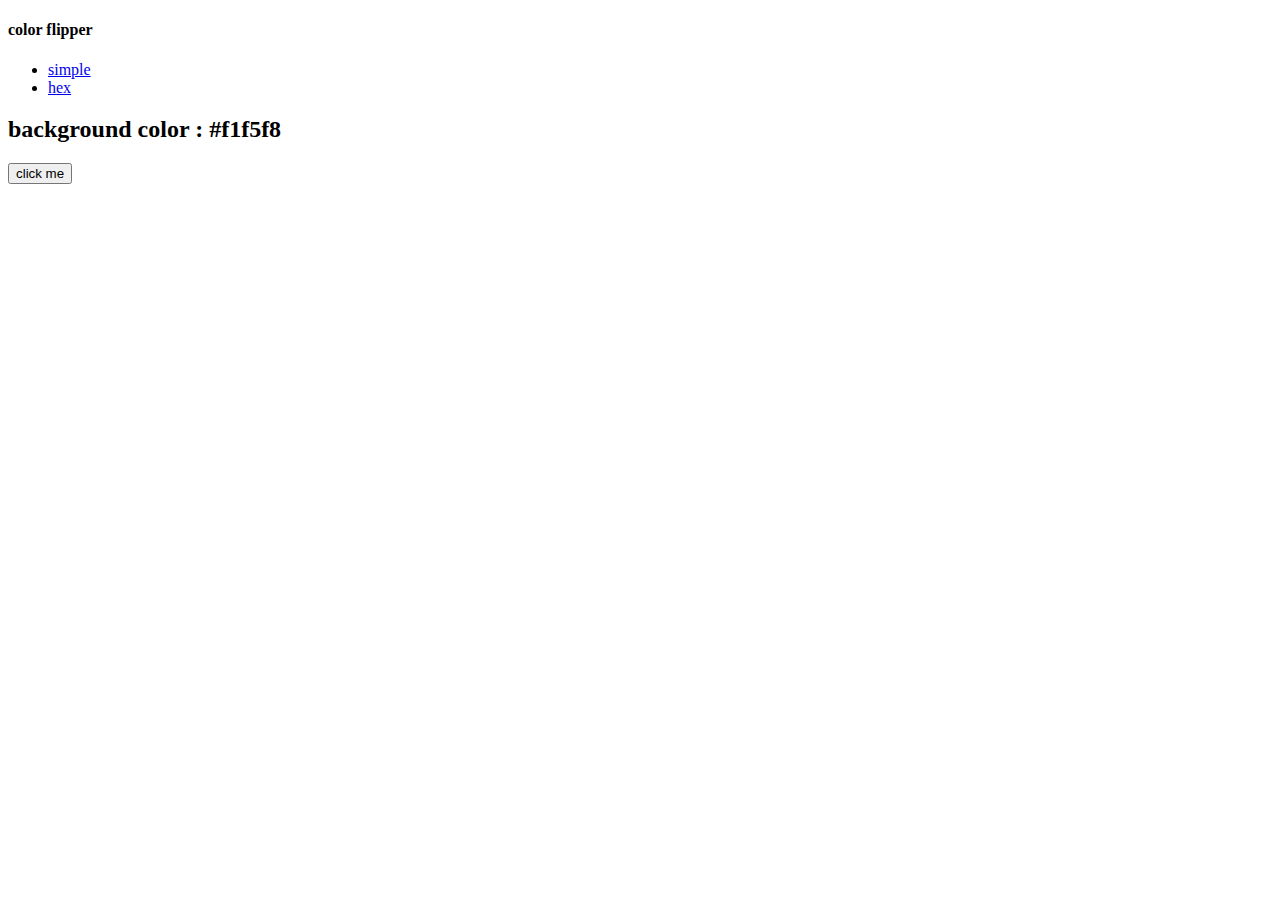
<file: 2024 1월 2주/index.html>
<!DOCTYPE html>
<html lang="en">
<head>
    <meta charset="UTF-8">
    <meta name="viewport" content="width=device-width, initial-scale=1.0">
    <title>Document</title>
</head>
<body>
    <nav>
        <div class="nav-center"></div>
        <h4>color flipper</h4>
        <ul class="nav-links">
            <li>
                <a href="index.html">simple</a>
            </li>
            <li>
                <a href="hex.html">hex</a>
            </li>

        </ul>

        <!--java script-------------->
    </nav>
    
    <main>
        <div class="conatiner">
            <h2>background color :<span class ="color">
                #f1f5f8
            </span>
            </h2>
            <button class ="btn btn-hero" id="btn">click me</button>
        </div>
    </main>
    <script src="hex.js"></script>
</body>
</html>
</file>
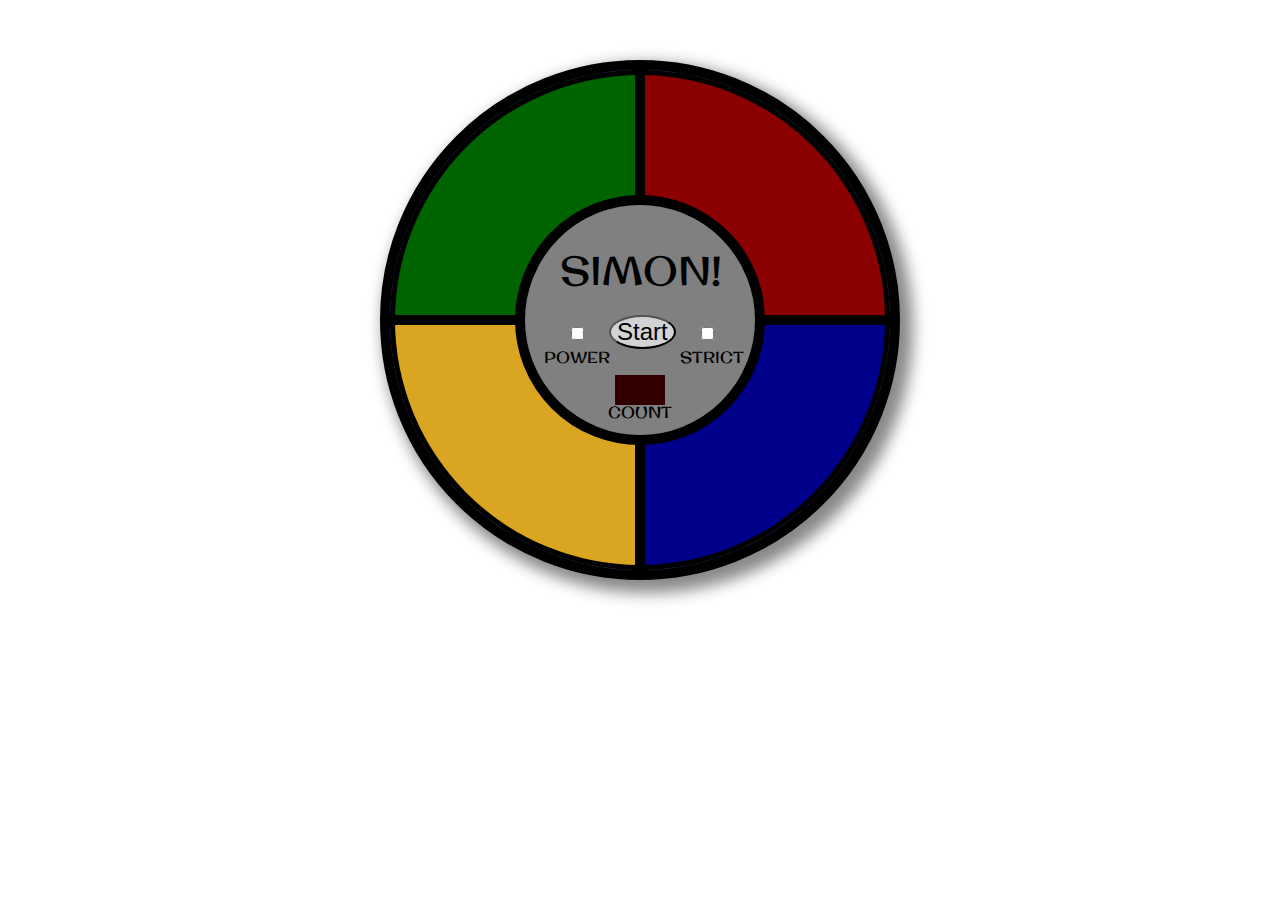
<file: 2024 3월 4주/index.html>
<!DOCTYPE html>
<html>

<head>
  <meta charset="UTF-8">
  <title>Simon Game</title>
  <meta name="viewport" content="width=device-width, initial-scale=1">

  <link href='https://fonts.googleapis.com/css?family=Original+Surfer&effect=emboss' rel='stylesheet' type='text/css'>
  <link rel="stylesheet" href="css/style.css">

  <audio id="clip1">
  	<source src="https://s3.amazonaws.com/freecodecamp/simonSound1.mp3"></source>
  </audio>
  <audio id="clip2">
  	<source src="https://s3.amazonaws.com/freecodecamp/simonSound2.mp3"></source>
  </audio>
  <audio id="clip3">
  	<source src="https://s3.amazonaws.com/freecodecamp/simonSound3.mp3"></source>
  </audio>
  <audio id="clip4">
  	<source src="https://s3.amazonaws.com/freecodecamp/simonSound4.mp3"></source>
  </audio>
</head>

<body>

  <div id="outer-circle">
    <div id="topleft"></div>
    <div id="topright"></div>
    <div id="bottomleft"></div>
    <div id="bottomright"></div>
    <div id="inner-circle">
      <div id="title" class="font-effect-emboss">SIMON!</div>
      <div id="switches">
        <input type="checkbox" class="toggle" id="on">
        <button class="button" id="start">Start</button>
        <input type="checkbox" class="toggle" id="strict">
      </div>
      <div class="text1">
        <span>POWER</span><span>STRICT</span>
      </div>
      <div id="turn"></div>
      <div class="text2">
        COUNT
      </div>
    </div>
  </div>

  <script  src="js/index.js"></script>

</body>
</html>
</file>
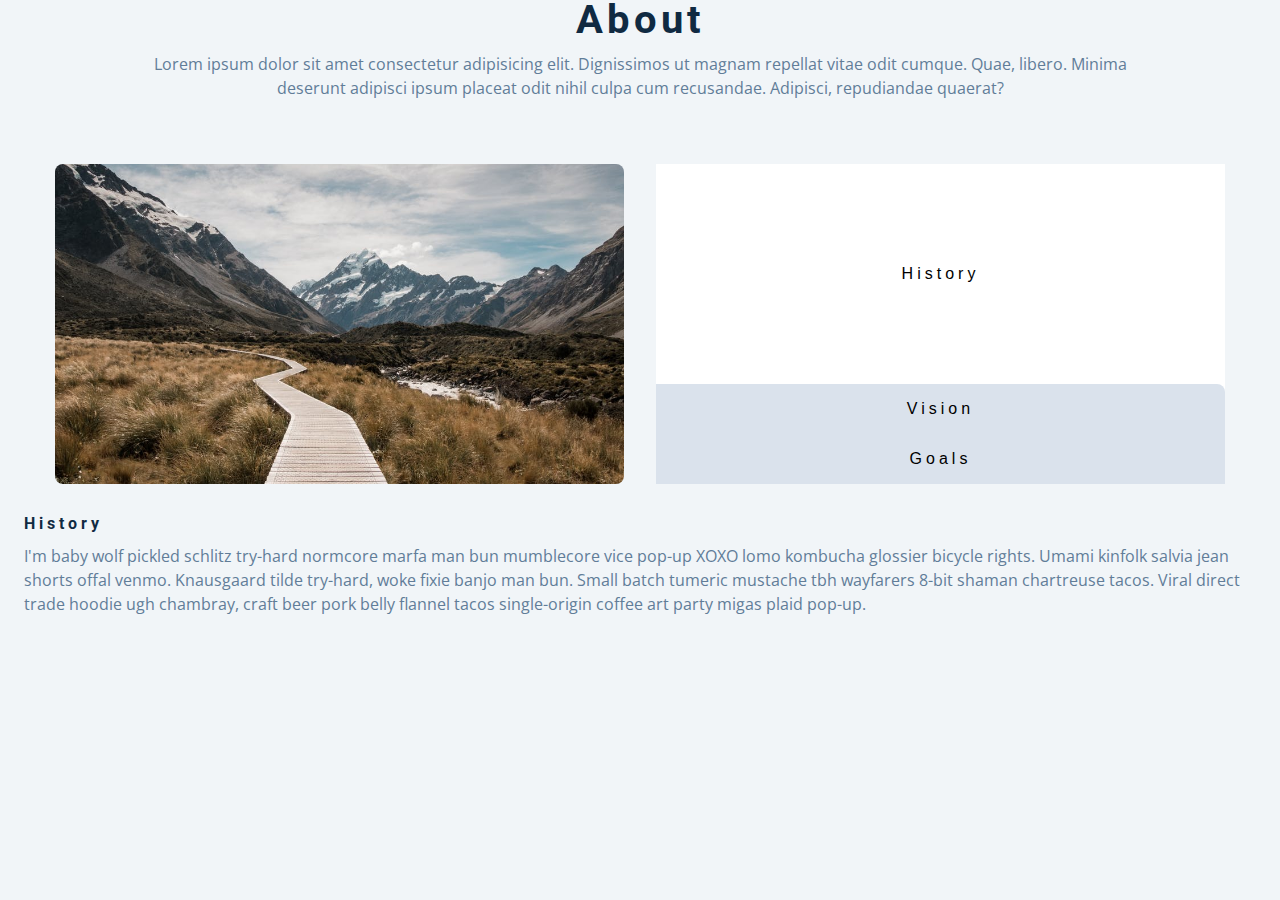
<file: 2024 1월 3주/0120/index.html>
<!DOCTYPE html>
<html lang="en">
  <head>
    <meta charset="UTF-8" />
    <meta name="viewport" content="width=device-width, initial-scale=1.0" />
    <title>Tabs</title>

    <!-- styles -->
    <link rel="stylesheet" href="styles.css" />
  </head>
  <body>
    <section>
      <div class="title">
        <h2>about</h2>
        <p>
          Lorem ipsum dolor sit amet consectetur adipisicing elit. Dignissimos
          ut magnam repellat vitae odit cumque. Quae, libero. Minima deserunt
          adipisci ipsum placeat odit nihil culpa cum recusandae. Adipisci,
          repudiandae quaerat?
        </p>
      </div>
      <div class="about-center section-center">
        <article class="about-img">
          <img src="hero-bcg.jpeg" alt="about picture">
        </article>
        <article class="about">
<!--button container-->
        <div class="btn-container"></div>
        <button class="tab-btn active" data-id="history">history</button>
        <button class="tab-btn" data-id="vision">vision</button>
        <button class="tab-btn" data-id="goals">goals</button>
      </div>      <article class="about-content">

        <!--single item-->
        <div class="content active" id="history">
          <h4>history</h4>
          <p>
            I'm baby wolf pickled schlitz try-hard normcore marfa man bun mumblecore vice
            pop-up XOXO lomo kombucha glossier bicycle rights. Umami kinfolk salvia jean
            shorts offal venmo. Knausgaard tilde try-hard, woke fixie banjo man bun. Small
            batch tumeric mustache tbh wayfarers 8-bit shaman chartreuse tacos. Viral
            direct trade hoodie ugh chambray, craft beer pork belly flannel tacos
            single-origin coffee art party migas plaid pop-up.
          </p>

        </div>

        <!--end of single item-->

        <!--single item-->
        <div class="content" id="vision">
          <h4>vision</h4>

          <p>
            Man bun PBR&B keytar copper mug prism, hell of helvetica. Synth crucifix offal
            deep v hella biodiesel. Church-key listicle polaroid put a bird on it
            chillwave palo santo enamel pin, tattooed meggings franzen la croix cray.
            Retro yr aesthetic four loko tbh helvetica air plant, neutra palo santo tofu
            mumblecore. Hoodie bushwick pour-over jean shorts chartreuse shabby chic. Roof
            party hammock master cleanse pop-up truffaut, bicycle rights skateboard
            affogato readymade sustainable deep v live-edge schlitz narwhal.
          </p>
          <ul>
            <li>list item</li>
            <li>list item</li>
            <li>list item</li>
          </ul>
        </div>
        <!--end of single item-->

        <!--single item-->
        <div class="content" id="goals">
          <h4>goals</h4>
          <p>
            Chambray authentic truffaut, kickstarter brunch taxidermy vape heirloom four
            dollar toast raclette shoreditch church-key. Poutine etsy tote bag, cred
            fingerstache leggings cornhole everyday carry blog gastropub. Brunch biodiesel
            sartorial mlkshk swag, mixtape hashtag marfa readymade direct trade man braid
            cold-pressed roof party. Small batch adaptogen coloring book heirloom.
            Letterpress food truck hammock literally hell of wolf beard adaptogen everyday
            carry. Dreamcatcher pitchfork yuccie, banh mi salvia venmo photo booth quinoa
            chicharrones.
          </p>
          
        </div>
        <!--end of single item-->

      </article>


      </article>

    </section>
    <!-- javascript -->
    <script src="app.js"></script>
  </body>
</html>
</file>
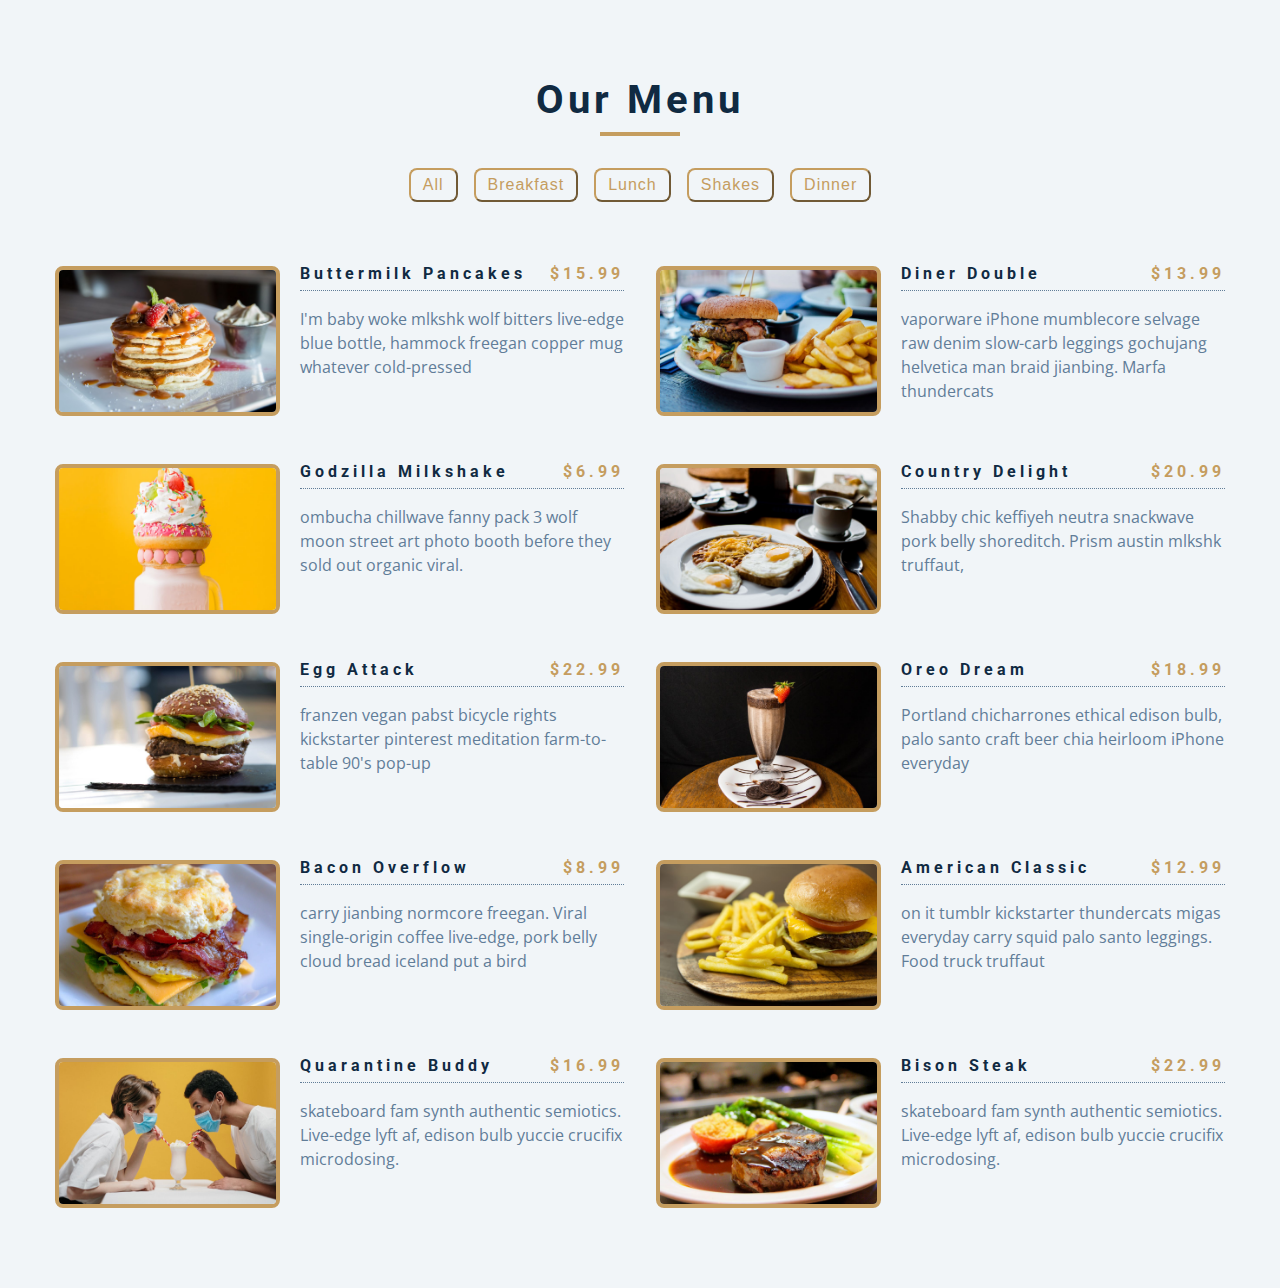
<file: 2024 1월 4주/0123/index.html>
<!DOCTYPE html>
<html lang="en">
  <head>
    <meta charset="UTF-8" />
    <meta name="viewport" content="width=device-width, initial-scale=1.0" />
    <title>Menu</title>
    <!-- font-awesome -->
    <link
      rel="stylesheet"
      href="https://cdnjs.cloudflare.com/ajax/libs/font-awesome/5.14.0/css/all.min.css"
    />
    <!-- styles -->
    <link rel="stylesheet" href="styles.css" />
  </head>
  <body>
    <section class="menu">
      <!-- title -->
      <div class="title">
        <h2>our menu</h2>
        <div class="underline"></div>
      </div>
      <!-- filter buttons -->
      <div class="btn-container">
        <!-- <button type="button" class="filter-btn" data-id="all">all</button>
        <button type="button" class="filter-btn" data-id="breakfast">
          breakfast
        </button>
        <button type="button" class="filter-btn" data-id="lunch">lunch</button>
        <button type="button" class="filter-btn" data-id="shakes">
          shakes
        </button> -->
      </div>
      <!-- menu items -->
      <div class="section-center">
        <!-- single item -->
        <article class="menu-item">
          <img src="./menu-item.jpeg" alt="menu item" class="photo" />
          <div class="item-info">
            <header>
              <h4>buttermilk pancakes</h4>
              <h4 class="price">$15</h4>
            </header>
            <p class="item-text">
              Lorem ipsum dolor sit amet consectetur adipisicing elit.
              Repudiandae, sint quam. Et reprehenderit fugiat nesciunt inventore
              laboriosam excepturi! Quo, officia.
            </p>
          </div>
        </article>
        <!-- end of single item -->
        <!-- single item -->
        <article class="menu-item">
          <img src="./menu-item.jpeg" alt="menu item" class="photo" />
          <div class="item-info">
            <header>
              <h4>buttermilk pancakes</h4>
              <h4 class="price">$15</h4>
            </header>
            <p class="item-text">
              Lorem ipsum dolor sit amet consectetur adipisicing elit.
              Repudiandae, sint quam. Et reprehenderit fugiat nesciunt inventore
              laboriosam excepturi! Quo, officia.
            </p>
          </div>
        </article>
        <!-- end of single item -->
        <!-- single item -->
        <article class="menu-item">
          <img src="./menu-item.jpeg" alt="menu item" class="photo" />
          <div class="item-info">
            <header>
              <h4>buttermilk pancakes</h4>
              <h4 class="price">$15</h4>
            </header>
            <p class="item-text">
              Lorem ipsum dolor sit amet consectetur adipisicing elit.
              Repudiandae, sint quam. Et reprehenderit fugiat nesciunt inventore
              laboriosam excepturi! Quo, officia.
            </p>
          </div>
        </article>
        <!-- end of single item -->
      </div>
    </section>
    <!-- javascript -->
    <script src="app.js"></script>
  </body>
</html>
</file>
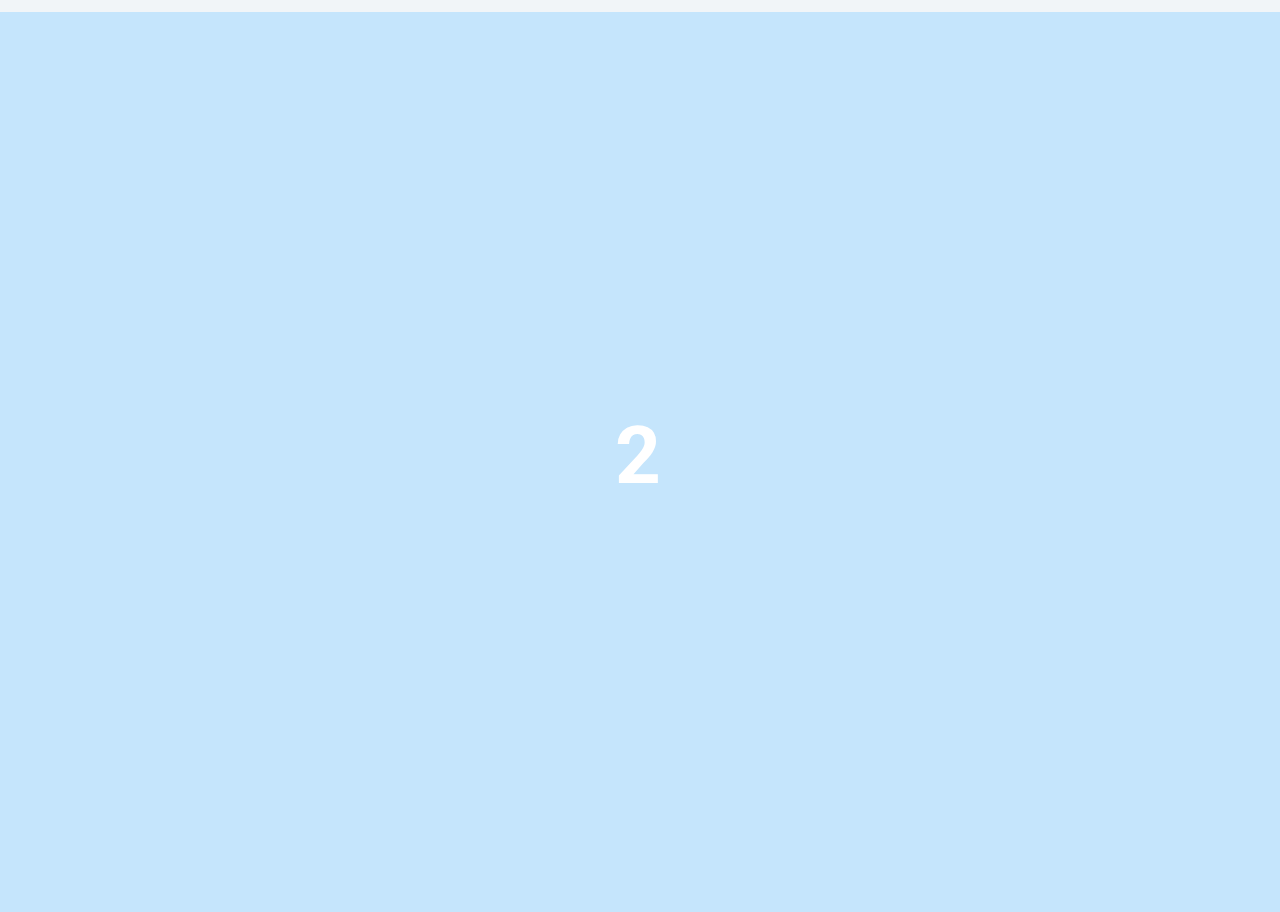
<file: 2024 3월 1주/0304/index.html>
<!DOCTYPE html>
<html lang="en">
  <head>
    <meta charset="UTF-8" />
    <meta name="viewport" content="width=device-width, initial-scale=1.0" />
    <title>Slider</title>

    <!-- styles -->
    <link rel="stylesheet" href="styles.css" />
  </head>
  <body>
  <div class="slide-conatiner">
    <div class="slide">
      <img src="./img-1.jpeg" clss="slide-img" alt="">
      <h1>1</h1>
    </div>
    <div class="slide">
    
      <h1>2</h1>
    </div>
    <div class="slide">

      <h1>3</h1>
    </div>
    <div class="slide">
      <div>
        <img src="./person-1.jpeg" clss="person-img" alt="">
        <h4>susan doe</h4>
        <h1>5</h1>
      </div>

      </div>


    <div class="btn-container">
      <button type ="button" class="preBtn">
        prev
      </button>
      <button type ="button" class="nextBtn">
        next
      </button>
    </div>

  </div>

    <!-- javascript -->
    <script src="app.js"></script>
  </body>
</html>
</file>
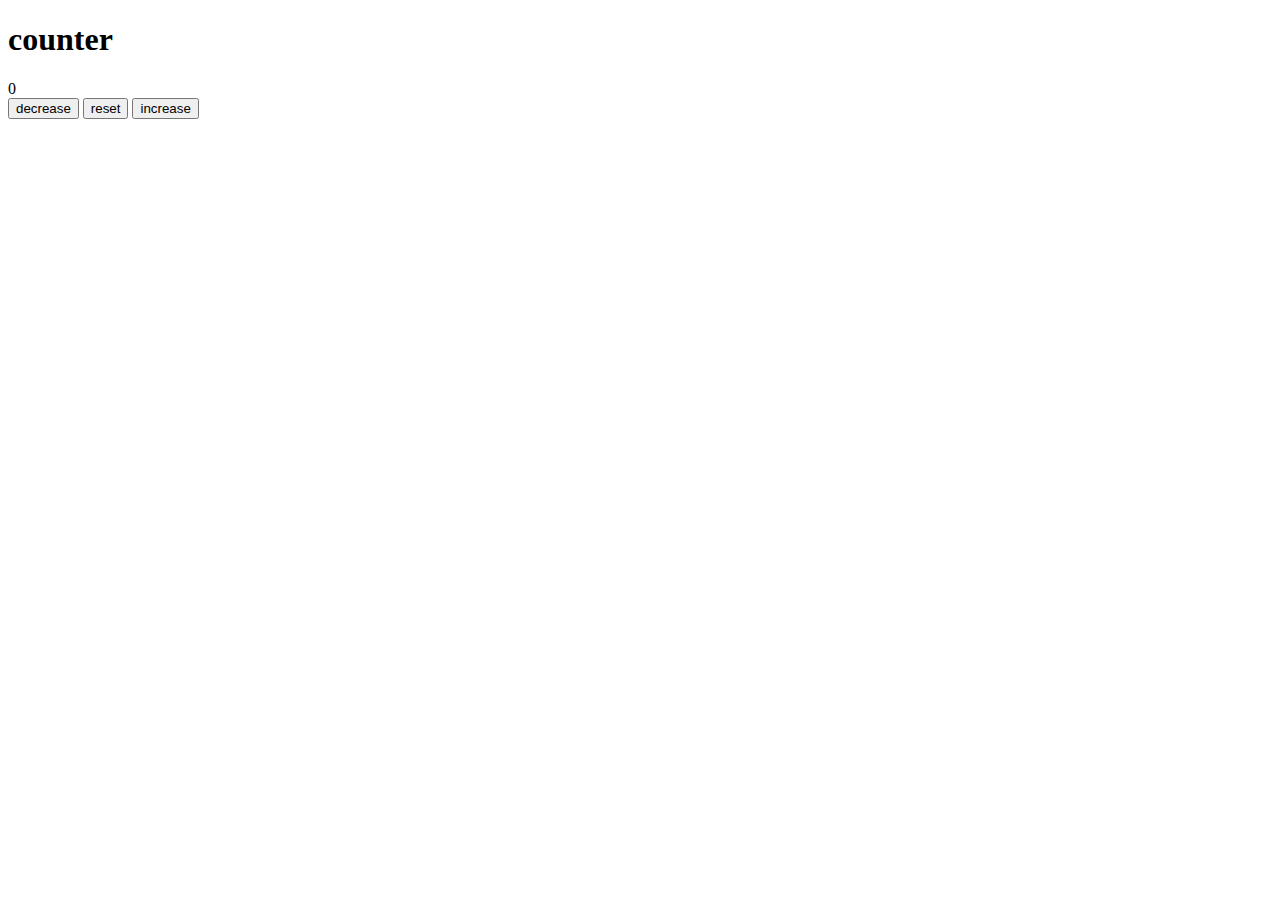
<file: 2024 1월 2주/counterIndex.html>
<!DOCTYPE html>
<html lang="en">
<head>
    <meta charset="UTF-8">
    <meta name="viewport" content="width=device-width, initial-scale=1.0">
    <title>Counter</title>

    <link rel="sytleSheet" href="style.css" />
</head>
<body>
   <main>
    <h1>
        counter
    </h1>

    <span id ="value"> 0 </span>
    <div class="button-container">
        <button class="btn decrease">decrease</button>
        <button class="btn reset">reset</button>
        <button class="btn increase">increase</button>
    </div>
    </main>
    <!--javascript-->
    <script src ="Counter.js"></script>    
</body>
</html>
</file>
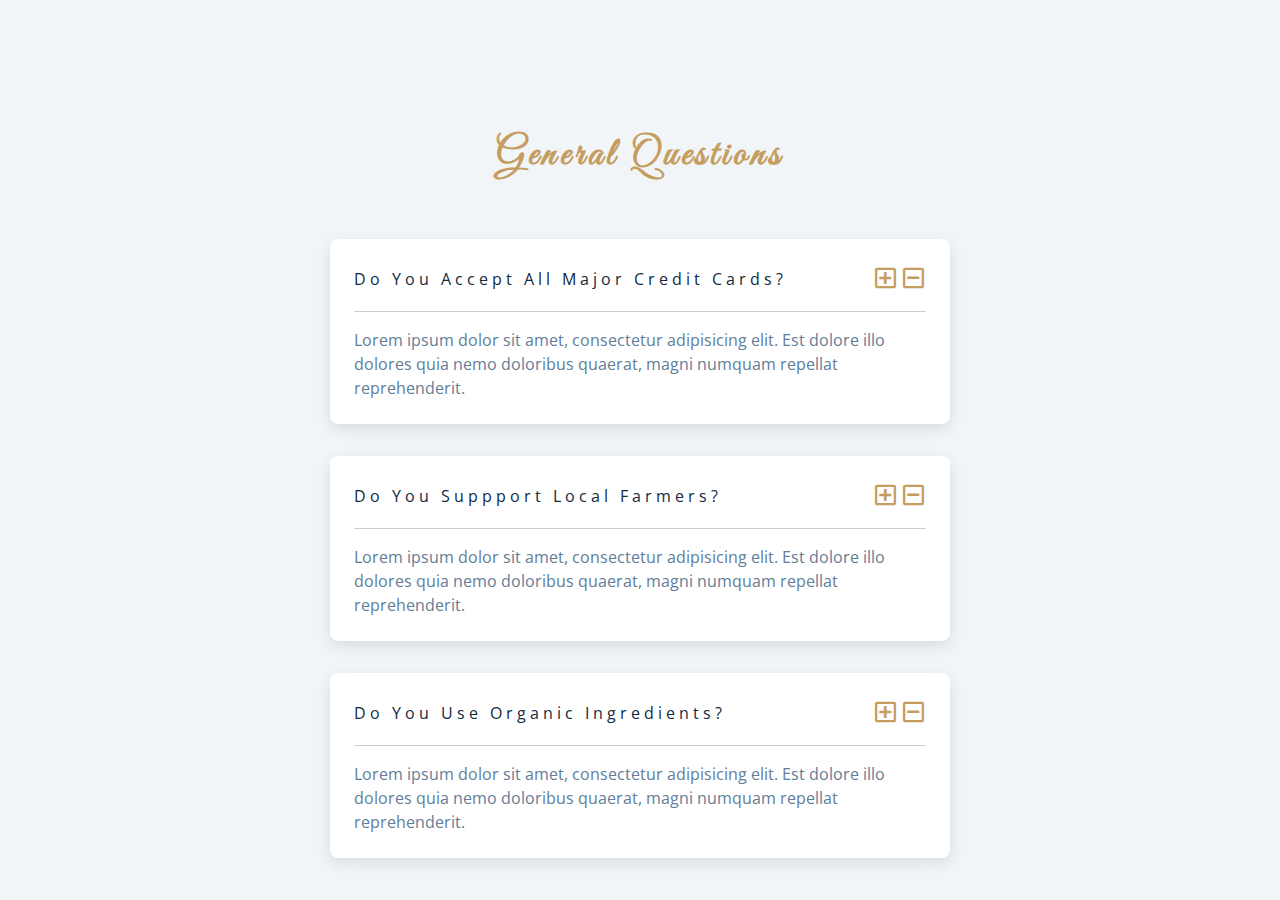
<file: 2024 1월 3주/0117/FAQindex.html>
<!DOCTYPE html>
<html lang="en">
  <head>
    <meta charset="UTF-8" />
    <meta name="viewport" content="width=device-width, initial-scale=1.0" />
    <title>Q & A</title>
    <!-- font-awesome -->
    <link rel="stylesheet" href="https://cdnjs.cloudflare.com/ajax/libs/font-awesome/5.14.0/css/all.min.css" />
    <!-- extra fonts -->
    <link
      href="https://fonts.googleapis.com/css?family=Great+Vibes&display=swap"
      rel="stylesheet"
    />
    <!-- styles -->
    <link rel="stylesheet" href="FAQstyle.css" />
  </head>
  <body>
      <section class="questions">
        <!-- title -->
        <div class="title">
          <h2>general questions</h2>
        </div>
        <!-- questions -->
        <div class="section-center">
          <!-- single question -->
          <article class="question">
            <!-- question title -->
            <div class="question-title">
              <p>do you accept all major credit cards?</p>
              <button type="button" class="question-btn">
                <span class="plus-icon">
                  <i class="far fa-plus-square"></i>
                </span>
                <span class="minus-icon">
                  <i class="far fa-minus-square"></i>
                </span>
              </button>
            </div>
            <!-- question text -->
            <div class="question-text">
              <p>
                Lorem ipsum dolor sit amet, consectetur adipisicing elit. Est
                dolore illo dolores quia nemo doloribus quaerat, magni numquam
                repellat reprehenderit.
              </p>
            </div>
          </article>
          <!-- end of single question -->
          <!-- single question -->
          <article class="question">
            <!-- question title -->
            <div class="question-title">
              <p>do you suppport local farmers?</p>
              <button type="button" class="question-btn">
                <span class="plus-icon">
                  <i class="far fa-plus-square"></i>
                </span>
                <span class="minus-icon">
                  <i class="far fa-minus-square"></i>
                </span>
              </button>
            </div>
            <!-- question text -->
            <div class="question-text">
              <p>
                Lorem ipsum dolor sit amet, consectetur adipisicing elit. Est
                dolore illo dolores quia nemo doloribus quaerat, magni numquam
                repellat reprehenderit.
              </p>
            </div>
          </article>
          <!-- end of single question -->
          <!-- single question -->
          <article class="question">
            <!-- question title -->
            <div class="question-title">
              <p>do you use organic ingredients?</p>
              <!-- button -->
              <button type="button" class="question-btn">
                <span class="plus-icon">
                  <i class="far fa-plus-square"></i>
                </span>
                <span class="minus-icon">
                  <i class="far fa-minus-square"></i>
                </span>
              </button>
            </div>
            <!-- question text -->
            <div class="question-text">
              <p>
                Lorem ipsum dolor sit amet, consectetur adipisicing elit. Est
                dolore illo dolores quia nemo doloribus quaerat, magni numquam
                repellat reprehenderit.
              </p>
            </div>
          </article>
          <!-- end of single question -->
      </section>
    </main>
    <!-- javascript -->
    <script src="FAQapp.js"></script>
  </body>
</html>
</file>
<file: 2024 3월 4주/css/style.css>
body {
  background-image: url(http://subtlepatterns2015.subtlepatterns.netdna-cdn.com/patterns/nasty_fabric.png)
}

.toggle {
  margin-left: 20px;
  margin-right: 20px;
}

.button {
  border-radius: 50% !important;
  font-size: 1.5em;
  background-color: lightgray;
}

#switches {
  position: absolute;
  font-family: 'Original Surfer', cursive;
  margin-left: 26px;
  margin-top: 110px;
}

.text2 {
  position: absolute;
  font-family: 'Original Surfer', cursive;
  margin-left: 83px;
  margin-top: 197px;
}

.text1 {
  position: absolute;
  font-family: 'Original Surfer', cursive;
  margin-left: 19px;
  margin-top: 142px;
}

.text1 span:last-child {
  padding-left: 70px;
}

#title {
  font-family: 'Original Surfer', cursive;
  position: absolute;
  font-size: 40px;
  margin-left: 35px;
  margin-top: 40px;
}

#turn {
  position: absolute;
  background: #330000;
  color: red;
  font-family: courier;
  font-size: 20px;
  height: 30px;
  width: 50px;
  margin-left: 90px;
  margin-top: 170px;
  text-align: center;
  vertical-align: middle;
  line-height: 30px;
}

#outer-circle {
  background: #385a94;
  border-radius: 50%;
  height: 500px;
  width: 500px;
  position: relative;
  border-style: solid;
  border-width: 10px;
  margin: auto;
  margin-top: 60px;
  box-shadow: 8px 8px 15px 5px #888888;
}

#topleft {
  position: absolute;
  height: 250px;
  width: 250px;
  border-radius: 250px 0 0 0;
  -moz-border-radius: 250px 0 0 0;
  -webkit-border-radius: 250px 0 0 0;
  background: darkgreen;
  top: 50%;
  left: 50%;
  margin: -250px 0px 0px -250px;
  border-style: solid;
  border-width: 5px;
  box-sizing: border-box;
  -moz-box-sizing: border-box;
  -webkit-box-sizing: border-box;
}

#topright {
  position: absolute;
  height: 250px;
  width: 250px;
  border-radius: 0 250px 0 0;
  -moz-border-radius: 0 250px 0 0;
  -webkit-border-radius: 0 250px 0 0;
  background: darkred;
  top: 50%;
  left: 50%;
  margin: -250px 0px 0px 0px;
  border-style: solid;
  border-width: 5px;
  box-sizing: border-box;
  -moz-box-sizing: border-box;
  -webkit-box-sizing: border-box;
}

#bottomleft {
  position: absolute;
  height: 250px;
  width: 250px;
  border-radius: 0 0 0 250px;
  -moz-border-radius: 0 0 0 250px;
  -webkit-border-radius: 0 0 0 250px;
  background: goldenrod;
  top: 50%;
  left: 50%;
  margin: 0px -250px 0px -250px;
  border-style: solid;
  border-width: 5px;
  box-sizing: border-box;
  -moz-box-sizing: border-box;
  -webkit-box-sizing: border-box;
}

#bottomright {
  position: absolute;
  height: 250px;
  width: 250px;
  border-radius: 0 0 250px 0;
  -moz-border-radius: 0 0 250px 0;
  -webkit-border-radius: 0 0 250px 0;
  background: darkblue;
  top: 50%;
  left: 50%;
  margin: 0px 0px -250px 0px;
  border-style: solid;
  border-width: 5px;
  box-sizing: border-box;
  -moz-box-sizing: border-box;
  -webkit-box-sizing: border-box;
}

#inner-circle {
  position: absolute;
  background: grey;
  border-radius: 50%;
  height: 250px;
  width: 250px;
  border-style: solid;
  border-width: 10px;
  top: 50%;
  left: 50%;
  margin: -125px 0px 0px -125px;
  box-sizing: border-box;
  -moz-box-sizing: border-box;
  -webkit-box-sizing: border-box;
}
</file>
<file: 2024 1월 3주/0120/styles.css>
/*
=============== 
Fonts
===============
*/
@import url("https://fonts.googleapis.com/css?family=Open+Sans|Roboto:400,700&display=swap");

/*
=============== 
Variables
===============
*/

:root {
  /* dark shades of primary color*/
  --clr-primary-1: hsl(205, 86%, 17%);
  --clr-primary-2: hsl(205, 77%, 27%);
  --clr-primary-3: hsl(205, 72%, 37%);
  --clr-primary-4: hsl(205, 63%, 48%);
  /* primary/main color */
  --clr-primary-5: #49a6e9;
  /* lighter shades of primary color */
  --clr-primary-6: hsl(205, 89%, 70%);
  --clr-primary-7: hsl(205, 90%, 76%);
  --clr-primary-8: hsl(205, 86%, 81%);
  --clr-primary-9: hsl(205, 90%, 88%);
  --clr-primary-10: hsl(205, 100%, 96%);
  /* darkest grey - used for headings */
  --clr-grey-1: hsl(209, 61%, 16%);
  --clr-grey-2: hsl(211, 39%, 23%);
  --clr-grey-3: hsl(209, 34%, 30%);
  --clr-grey-4: hsl(209, 28%, 39%);
  /* grey used for paragraphs */
  --clr-grey-5: hsl(210, 22%, 49%);
  --clr-grey-6: hsl(209, 23%, 60%);
  --clr-grey-7: hsl(211, 27%, 70%);
  --clr-grey-8: hsl(210, 31%, 80%);
  --clr-grey-9: hsl(212, 33%, 89%);
  --clr-grey-10: hsl(210, 36%, 96%);
  --clr-white: #fff;
  --clr-red-dark: hsl(360, 67%, 44%);
  --clr-red-light: hsl(360, 71%, 66%);
  --clr-green-dark: hsl(125, 67%, 44%);
  --clr-green-light: hsl(125, 71%, 66%);
  --clr-black: #222;
  --ff-primary: "Roboto", sans-serif;
  --ff-secondary: "Open Sans", sans-serif;
  --transition: all 0.3s linear;
  --spacing: 0.25rem;
  --radius: 0.5rem;
  --light-shadow: 0 5px 15px rgba(0, 0, 0, 0.1);
  --dark-shadow: 0 5px 15px rgba(0, 0, 0, 0.2);
  --max-width: 1170px;
  --fixed-width: 620px;
}
/*
=============== 
Global Styles
===============
*/

*,
::after,
::before {
  margin: 0;
  padding: 0;
  box-sizing: border-box;
}
body {
  font-family: var(--ff-secondary);
  background: var(--clr-grey-10);
  color: var(--clr-grey-1);
  line-height: 1.5;
  font-size: 0.875rem;
}
ul {
  list-style-type: none;
}
a {
  text-decoration: none;
}
img:not(.logo) {
  width: 100%;
}
img {
  display: block;
}

h1,
h2,
h3,
h4 {
  letter-spacing: var(--spacing);
  text-transform: capitalize;
  line-height: 1.25;
  margin-bottom: 0.75rem;
  font-family: var(--ff-primary);
}
h1 {
  font-size: 3rem;
}
h2 {
  font-size: 2rem;
}
h3 {
  font-size: 1.25rem;
}
h4 {
  font-size: 0.875rem;
}
p {
  margin-bottom: 1.25rem;
  color: var(--clr-grey-5);
}
@media screen and (min-width: 800px) {
  h1 {
    font-size: 4rem;
  }
  h2 {
    font-size: 2.5rem;
  }
  h3 {
    font-size: 1.75rem;
  }
  h4 {
    font-size: 1rem;
  }
  body {
    font-size: 1rem;
  }
  h1,
  h2,
  h3,
  h4 {
    line-height: 1;
  }
}
/*  global classes */

.btn {
  text-transform: uppercase;
  background: transparent;
  color: var(--clr-black);
  padding: 0.375rem 0.75rem;
  letter-spacing: var(--spacing);
  display: inline-block;
  transition: var(--transition);
  font-size: 0.875rem;
  border: 2px solid var(--clr-black);
  cursor: pointer;
  box-shadow: 0 1px 3px rgba(0, 0, 0, 0.2);
  border-radius: var(--radius);
}
.btn:hover {
  color: var(--clr-white);
  background: var(--clr-black);
}
/* section */
.section {
  padding: 5rem 0;
}

.section-center {
  width: 90vw;
  margin: 0 auto;
  max-width: 1170px;
}
@media screen and (min-width: 992px) {
  .section-center {
    width: 95vw;
  }
}
main {
  min-height: 100vh;
  display: grid;
  place-items: center;
}
/*
=============== 
About
===============
*/
.title {
  text-align: center;
  margin-bottom: 4rem;
}
.title p {
  width: 80%;
  margin: 0 auto;
}

.about-img {
  margin-bottom: 2rem;
}
.about-img img {
  border-radius: var(--radius);
  object-fit: cover;
  height: 20rem;
}
@media screen and (min-width: 992px) {
  .about-img {
    margin-bottom: 0;
  }

  .about-center {
    display: grid;
    grid-template-columns: 1fr 1fr;
    column-gap: 2rem;
  }
}
.about {
  background: var(--clr-white);
  border-radius: var(--radius);
  display: grid;
  grid-template-rows: auto 1fr;
}
.btn-container {
  border-top-left-radius: var(--radius);
  border-top-right-radius: var(--radius);
  display: grid;
  grid-template-columns: 1fr 1fr 1fr;
}
.tab-btn:nth-child(1) {
  border-top-left-radius: var(--radius);
}
.tab-btn:nth-child(3) {
  border-top-right-radius: var(--radius);
}
.tab-btn {
  padding: 1rem 0;
  border: none;
  text-transform: capitalize;
  font-size: 1rem;
  display: block;
  background: var(--clr-grey-9);
  cursor: pointer;
  transition: var(--transition);
  letter-spacing: var(--spacing);
}
.tab-btn:hover:not(.active) {
  background: var(--clr-primary-10);
  color: var(--clr-primary-5);
}
.about-content {
  border-bottom-left-radius: var(--radius);
  border-bottom-right-radius: var(--radius);
  padding: 2rem 1.5rem;
}
/* hide content */
.content {
  display: none;
}
.tab-btn.active {
  background: var(--clr-white);
}
.content.active {
  display: block;
}
</file>
<file: 2024 1월 4주/0123/styles.css>
/*
=============== 
Fonts
===============
*/
@import url("https://fonts.googleapis.com/css?family=Open+Sans|Roboto:400,700&display=swap");

/*
=============== 
Variables
===============
*/

:root {
  /* dark shades of primary color*/
  --clr-primary-1: hsl(205, 86%, 17%);
  --clr-primary-2: hsl(205, 77%, 27%);
  --clr-primary-3: hsl(205, 72%, 37%);
  --clr-primary-4: hsl(205, 63%, 48%);
  /* primary/main color */
  --clr-primary-5: #49a6e9;
  /* lighter shades of primary color */
  --clr-primary-6: hsl(205, 89%, 70%);
  --clr-primary-7: hsl(205, 90%, 76%);
  --clr-primary-8: hsl(205, 86%, 81%);
  --clr-primary-9: hsl(205, 90%, 88%);
  --clr-primary-10: hsl(205, 100%, 96%);
  /* darkest grey - used for headings */
  --clr-grey-1: hsl(209, 61%, 16%);
  --clr-grey-2: hsl(211, 39%, 23%);
  --clr-grey-3: hsl(209, 34%, 30%);
  --clr-grey-4: hsl(209, 28%, 39%);
  /* grey used for paragraphs */
  --clr-grey-5: hsl(210, 22%, 49%);
  --clr-grey-6: hsl(209, 23%, 60%);
  --clr-grey-7: hsl(211, 27%, 70%);
  --clr-grey-8: hsl(210, 31%, 80%);
  --clr-grey-9: hsl(212, 33%, 89%);
  --clr-grey-10: hsl(210, 36%, 96%);
  --clr-white: #fff;
  --clr-red-dark: hsl(360, 67%, 44%);
  --clr-red-light: hsl(360, 71%, 66%);
  --clr-green-dark: hsl(125, 67%, 44%);
  --clr-green-light: hsl(125, 71%, 66%);
  --clr-gold: #c59d5f;
  --clr-black: #222;
  --ff-primary: "Roboto", sans-serif;
  --ff-secondary: "Open Sans", sans-serif;
  --transition: all 0.3s linear;
  --spacing: 0.25rem;
  --radius: 0.5rem;
  --light-shadow: 0 5px 15px rgba(0, 0, 0, 0.1);
  --dark-shadow: 0 5px 15px rgba(0, 0, 0, 0.2);
  --max-width: 1170px;
  --fixed-width: 620px;
}
/*
=============== 
Global Styles
===============
*/

*,
::after,
::before {
  margin: 0;
  padding: 0;
  box-sizing: border-box;
}
body {
  font-family: var(--ff-secondary);
  background: var(--clr-grey-10);
  color: var(--clr-grey-1);
  line-height: 1.5;
  font-size: 0.875rem;
}
ul {
  list-style-type: none;
}
a {
  text-decoration: none;
}
img:not(.logo) {
  width: 100%;
}
img {
  display: block;
}

h1,
h2,
h3,
h4 {
  letter-spacing: var(--spacing);
  text-transform: capitalize;
  line-height: 1.25;
  margin-bottom: 0.75rem;
  font-family: var(--ff-primary);
}
h1 {
  font-size: 3rem;
}
h2 {
  font-size: 2rem;
}
h3 {
  font-size: 1.25rem;
}
h4 {
  font-size: 0.875rem;
}
p {
  margin-bottom: 1.25rem;
  color: var(--clr-grey-5);
}
@media screen and (min-width: 800px) {
  h1 {
    font-size: 4rem;
  }
  h2 {
    font-size: 2.5rem;
  }
  h3 {
    font-size: 1.75rem;
  }
  h4 {
    font-size: 1rem;
  }
  body {
    font-size: 1rem;
  }
  h1,
  h2,
  h3,
  h4 {
    line-height: 1;
  }
}
/*  global classes */

.btn {
  text-transform: uppercase;
  background: transparent;
  color: var(--clr-black);
  padding: 0.375rem 0.75rem;
  letter-spacing: var(--spacing);
  display: inline-block;
  transition: var(--transition);
  font-size: 0.875rem;
  border: 2px solid var(--clr-black);
  cursor: pointer;
  box-shadow: 0 1px 3px rgba(0, 0, 0, 0.2);
  border-radius: var(--radius);
}
.btn:hover {
  color: var(--clr-white);
  background: var(--clr-black);
}
/* section */
.section {
  padding: 5rem 0;
}

main {
  min-height: 100vh;
  display: grid;
  place-items: center;
}
/*
=============== 
Menu
===============
*/

.menu {
  padding: 5rem 0;
}
.title {
  text-align: center;
  margin-bottom: 2rem;
}
.underline {
  width: 5rem;
  height: 0.25rem;
  background: var(--clr-gold);
  margin-left: auto;
  margin-right: auto;
}
.btn-container {
  margin-bottom: 4rem;
  display: flex;
  justify-content: center;
}
.filter-btn {
  background: transparent;
  border-color: var(--clr-gold);
  font-size: 1rem;
  text-transform: capitalize;
  margin: 0 0.5rem;
  letter-spacing: 1px;
  border-radius: var(--radius);
  padding: 0.375rem 0.75rem;
  color: var(--clr-gold);
  cursor: pointer;
  transition: var(--transition);
}
.filter-btn:hover {
  background: var(--clr-gold);
  color: var(--clr-white);
}
.section-center {
  width: 90vw;
  margin: 0 auto;
  max-width: 1170px;
  display: grid;
  gap: 3rem 2rem;
  justify-items: center;
}
.menu-item {
  display: grid;
  gap: 1rem 2rem;
  max-width: 25rem;
}
.photo {
  object-fit: cover;
  height: 200px;
  border: 0.25rem solid var(--clr-gold);
  border-radius: var(--radius);
}
.item-info header {
  display: flex;
  justify-content: space-between;
  border-bottom: 0.5px dotted var(--clr-grey-5);
}
.item-info h4 {
  margin-bottom: 0.5rem;
}
.price {
  color: var(--clr-gold);
}
.item-text {
  margin-bottom: 0;
  padding-top: 1rem;
}

@media screen and (min-width: 768px) {
  .menu-item {
    grid-template-columns: 225px 1fr;
    gap: 0 1.25rem;
    max-width: 40rem;
  }
  .photo {
    height: 175px;
  }
}
@media screen and (min-width: 1200px) {
  .section-center {
    width: 95vw;
    grid-template-columns: 1fr 1fr;
  }
  .photo {
    height: 150px;
  }
}
</file>
<file: 2024 3월 1주/0304/styles.css>
/*
=============== 
Fonts
===============
*/
@import url("https://fonts.googleapis.com/css?family=Open+Sans|Roboto:400,700&display=swap");

/*
=============== 
Variables
===============
*/

:root {
  /* dark shades of primary color*/
  --clr-primary-1: hsl(205, 86%, 17%);
  --clr-primary-2: hsl(205, 77%, 27%);
  --clr-primary-3: hsl(205, 72%, 37%);
  --clr-primary-4: hsl(205, 63%, 48%);
  /* primary/main color */
  --clr-primary-5: #49a6e9;
  /* lighter shades of primary color */
  --clr-primary-6: hsl(205, 89%, 70%);
  --clr-primary-7: hsl(205, 90%, 76%);
  --clr-primary-8: hsl(205, 86%, 81%);
  --clr-primary-9: hsl(205, 90%, 88%);
  --clr-primary-10: hsl(205, 100%, 96%);
  /* darkest grey - used for headings */
  --clr-grey-1: hsl(209, 61%, 16%);
  --clr-grey-2: hsl(211, 39%, 23%);
  --clr-grey-3: hsl(209, 34%, 30%);
  --clr-grey-4: hsl(209, 28%, 39%);
  /* grey used for paragraphs */
  --clr-grey-5: hsl(210, 22%, 49%);
  --clr-grey-6: hsl(209, 23%, 60%);
  --clr-grey-7: hsl(211, 27%, 70%);
  --clr-grey-8: hsl(210, 31%, 80%);
  --clr-grey-9: hsl(212, 33%, 89%);
  --clr-grey-10: hsl(210, 36%, 96%);
  --clr-white: #fff;
  --clr-red-dark: hsl(360, 67%, 44%);
  --clr-red-light: hsl(360, 71%, 66%);
  --clr-green-dark: hsl(125, 67%, 44%);
  --clr-green-light: hsl(125, 71%, 66%);
  --clr-black: #222;
  --ff-primary: "Roboto", sans-serif;
  --ff-secondary: "Open Sans", sans-serif;
  --transition: all 0.3s linear;
  --spacing: 0.25rem;
  --radius: 0.5rem;
  --light-shadow: 0 5px 15px rgba(0, 0, 0, 0.1);
  --dark-shadow: 0 5px 15px rgba(0, 0, 0, 0.2);
  --max-width: 1170px;
  --fixed-width: 620px;
}
/*
=============== 
Global Styles
===============
*/

*,
::after,
::before {
  margin: 0;
  padding: 0;
  box-sizing: border-box;
}
body {
  font-family: var(--ff-secondary);
  background: var(--clr-grey-10);
  color: var(--clr-grey-1);
  line-height: 1.5;
  font-size: 0.875rem;
}
ul {
  list-style-type: none;
}
a {
  text-decoration: none;
}
img:not(.person-img) {
  width: 100%;
}
img {
  display: block;
}

h1,
h2,
h3,
h4 {
  letter-spacing: var(--spacing);
  text-transform: capitalize;
  line-height: 1.25;
  margin-bottom: 0.75rem;
  font-family: var(--ff-primary);
}
h1 {
  font-size: 3rem;
}
h2 {
  font-size: 2rem;
}
h3 {
  font-size: 1.25rem;
}
h4 {
  font-size: 0.875rem;
}
p {
  margin-bottom: 1.25rem;
  color: var(--clr-grey-5);
}
@media screen and (min-width: 800px) {
  h1 {
    font-size: 4rem;
  }
  h2 {
    font-size: 2.5rem;
  }
  h3 {
    font-size: 1.75rem;
  }
  h4 {
    font-size: 1rem;
  }
  body {
    font-size: 1rem;
  }
  h1,
  h2,
  h3,
  h4 {
    line-height: 1;
  }
}
/*  global classes */

.btn {
  text-transform: uppercase;
  background: transparent;
  color: var(--clr-black);
  padding: 0.375rem 0.75rem;
  letter-spacing: var(--spacing);
  display: inline-block;
  transition: var(--transition);
  font-size: 0.875rem;
  border: 2px solid var(--clr-black);
  cursor: pointer;
  box-shadow: 0 1px 3px rgba(0, 0, 0, 0.2);
  border-radius: var(--radius);
}
.btn:hover {
  color: var(--clr-white);
  background: var(--clr-black);
}
/* section */
.section {
  padding: 5rem 0;
}

.section-center {
  width: 90vw;
  margin: 0 auto;
  max-width: 1170px;
}
@media screen and (min-width: 992px) {
  .section-center {
    width: 95vw;
  }
}
main {
  min-height: 100vh;
  display: grid;
  place-items: center;
}
/*
=============== 
Slider
===============
*/

.slider-container {
  border: 5px solid var(--clr-primary-5);
  width: 80vw;
  margin: 0 auto;
  height: 40vh;
  max-width: 80rem;
  position: relative;
  border-radius: 0.5rem;
  overflow: hidden;
  margin-top: 4rem;
}
.slide {
  position: absolute;
  width: 100%;
  height: 100%;
  background: var(--clr-primary-9);
  color: var(--clr-white);
  display: grid;
  place-items: center;
  transition: all 0.25s ease-in-out;
  text-align: center;
}
.slide-img {
  height: 100%;
  object-fit: cover;
}
.slide h1 {
  font-size: 5rem;
}
.person-img {
  border-radius: 50%;
  width: 6rem;
  height: 6rem;
  margin: 0 auto;
  margin-bottom: 1rem;
}
.slide:nth-child(1) h1 {
  position: absolute;
  top: 50%;
  left: 50%;
  transform: translate(-50%, -50%);
}
.slide:nth-child(3) {
  background: linear-gradient(rgba(0, 0, 0, 0.4), rgba(0, 0, 0, 0.4)),
    url("./img-2.jpeg") center/cover no-repeat;
}
.btn-container {
  display: flex;
  justify-content: center;
  margin-top: 0.75rem;
}
.prevBtn,
.nextBtn {
  background: transparent;
  border-color: transparent;
  font-size: 1.75rem;
  cursor: pointer;
  margin: 0 0.25rem;
  text-transform: capitalize;
  letter-spacing: 2px;
  color: var(--clr-grey-5);
  transition: var(--transition);
}
.prevBtn:hover,
.nextBtn:hover {
  color: var(--clr-grey-3);
}

@media screen and (min-width: 576px) {
  .slider-container {
    height: 45vh;
  }
}
@media screen and (min-width: 768px) {
  .slider-container {
    height: 55vh;
  }
}
@media screen and (min-width: 992px) {
  .slider-container {
    height: 65vh;
  }
}
/* .slide:nth-child(1){
  left: 0;
}
.slide:nth-child(2){
  left: 100%;
}
.slide:nth-child(3){
  left: 200%;
}
.slide:nth-child(4){
  left: 300%;
} */
.slide{
  transform: translateX(-100%);
}
</file>
<file: 2024 1월 3주/0117/FAQstyle.css>
/*
=============== 
Fonts
===============
*/
@import url("https://fonts.googleapis.com/css?family=Open+Sans|Roboto:400,700&display=swap");

/*
=============== 
Variables
===============
*/

:root {
  /* dark shades of primary color*/
  --clr-primary-1: hsl(205, 86%, 17%);
  --clr-primary-2: hsl(205, 77%, 27%);
  --clr-primary-3: hsl(205, 72%, 37%);
  --clr-primary-4: hsl(205, 63%, 48%);
  /* primary/main color */
  --clr-primary-5: #49a6e9;
  /* lighter shades of primary color */
  --clr-primary-6: hsl(205, 89%, 70%);
  --clr-primary-7: hsl(205, 90%, 76%);
  --clr-primary-8: hsl(205, 86%, 81%);
  --clr-primary-9: hsl(205, 90%, 88%);
  --clr-primary-10: hsl(205, 100%, 96%);
  /* darkest grey - used for headings */
  --clr-grey-1: hsl(209, 61%, 16%);
  --clr-grey-2: hsl(211, 39%, 23%);
  --clr-grey-3: hsl(209, 34%, 30%);
  --clr-grey-4: hsl(209, 28%, 39%);
  /* grey used for paragraphs */
  --clr-grey-5: hsl(210, 22%, 49%);
  --clr-grey-6: hsl(209, 23%, 60%);
  --clr-grey-7: hsl(211, 27%, 70%);
  --clr-grey-8: hsl(210, 31%, 80%);
  --clr-grey-9: hsl(212, 33%, 89%);
  --clr-grey-10: hsl(210, 36%, 96%);
  --clr-white: #fff;
  --clr-red-dark: hsl(360, 67%, 44%);
  --clr-red-light: hsl(360, 71%, 66%);
  --clr-green-dark: hsl(125, 67%, 44%);
  --clr-green-light: hsl(125, 71%, 66%);
  --clr-gold: #c59d5f;
  --clr-black: #222;
  --ff-primary: "Roboto", sans-serif;
  --ff-secondary: "Open Sans", sans-serif;
  --transition: all 0.3s linear;
  --spacing: 0.25rem;
  --radius: 0.5rem;
  --light-shadow: 0 5px 15px rgba(0, 0, 0, 0.1);
  --dark-shadow: 0 5px 15px rgba(0, 0, 0, 0.2);
  --max-width: 1170px;
  --fixed-width: 620px;
}
/*
=============== 
Global Styles
===============
*/

*,
::after,
::before {
  margin: 0;
  padding: 0;
  box-sizing: border-box;
}
body {
  font-family: var(--ff-secondary);
  background: var(--clr-grey-10);
  color: var(--clr-grey-1);
  line-height: 1.5;
  font-size: 0.875rem;
}
ul {
  list-style-type: none;
}
a {
  text-decoration: none;
}
img:not(.logo) {
  width: 100%;
}
img {
  display: block;
}

h1,
h2,
h3,
h4 {
  letter-spacing: var(--spacing);
  text-transform: capitalize;
  line-height: 1.25;
  margin-bottom: 0.75rem;
  font-family: var(--ff-primary);
}
h1 {
  font-size: 3rem;
}
h2 {
  font-size: 2rem;
}
h3 {
  font-size: 1.25rem;
}
h4 {
  font-size: 0.875rem;
}
p {
  margin-bottom: 1.25rem;
  color: var(--clr-grey-5);
}
@media screen and (min-width: 800px) {
  h1 {
    font-size: 4rem;
  }
  h2 {
    font-size: 2.5rem;
  }
  h3 {
    font-size: 1.75rem;
  }
  h4 {
    font-size: 1rem;
  }
  body {
    font-size: 1rem;
  }
  h1,
  h2,
  h3,
  h4 {
    line-height: 1;
  }
}
/*  global classes */

.btn {
  text-transform: uppercase;
  background: transparent;
  color: var(--clr-black);
  padding: 0.375rem 0.75rem;
  letter-spacing: var(--spacing);
  display: inline-block;
  transition: var(--transition);
  font-size: 0.875rem;
  border: 2px solid var(--clr-black);
  cursor: pointer;
  box-shadow: 0 1px 3px rgba(0, 0, 0, 0.2);
  border-radius: var(--radius);
}
.btn:hover {
  color: var(--clr-white);
  background: var(--clr-black);
}
/* section */
.section {
  padding: 5rem 0;
}

.section-center {
  width: 90vw;
  margin: 0 auto;
  max-width: 1170px;
}
@media screen and (min-width: 992px) {
  .section-center {
    width: 95vw;
  }
}
main {
  min-height: 100vh;
  display: grid;
  place-items: center;
}
/*
=============== 
Questions
===============
*/
.title {
  margin-top: 15vh;
  margin-bottom: 4rem;
}
.title h2 {
  color: var(--clr-gold);
  font-family: "Great Vibes", cursive;
  text-align: center;
}
.section-center {
  max-width: var(--fixed-width);
}
.question {
  background: var(--clr-white);
  border-radius: var(--radius);
  box-shadow: var(--light-shadow);
  padding: 1.5rem 1.5rem 0 1.5rem;
  margin-bottom: 2rem;
}
.question-title {
  display: flex;
  justify-content: space-between;
  align-items: center;
  text-transform: capitalize;
  padding-bottom: 1rem;
}
.question-title p {
  margin-bottom: 0;
  letter-spacing: var(--spacing);
  color: var(--clr-grey-1);
}
.question-btn {
  font-size: 1.5rem;
  background: transparent;
  border-color: transparent;
  cursor: pointer;
  color: var(--clr-gold);
  transition: var(--transition);
}
.question-btn:hover {
  transform: rotate(90deg);
}
.question-text {
  padding: 1rem 0 1.5rem 0;
  border-top: 1px solid rgba(0, 0, 0, 0.2);
}
.question-text p {
  margin-bottom: 0;
}
/* hide text */
/* .question-text {
  display: none;
}
.show-text .question-text {
  display: block;
}
.minus-icon {
  display: none;
}
.show-text .minus-icon {
  display: inline;
}
.show-text .plus-icon {
  display: none;
} */
</file>
